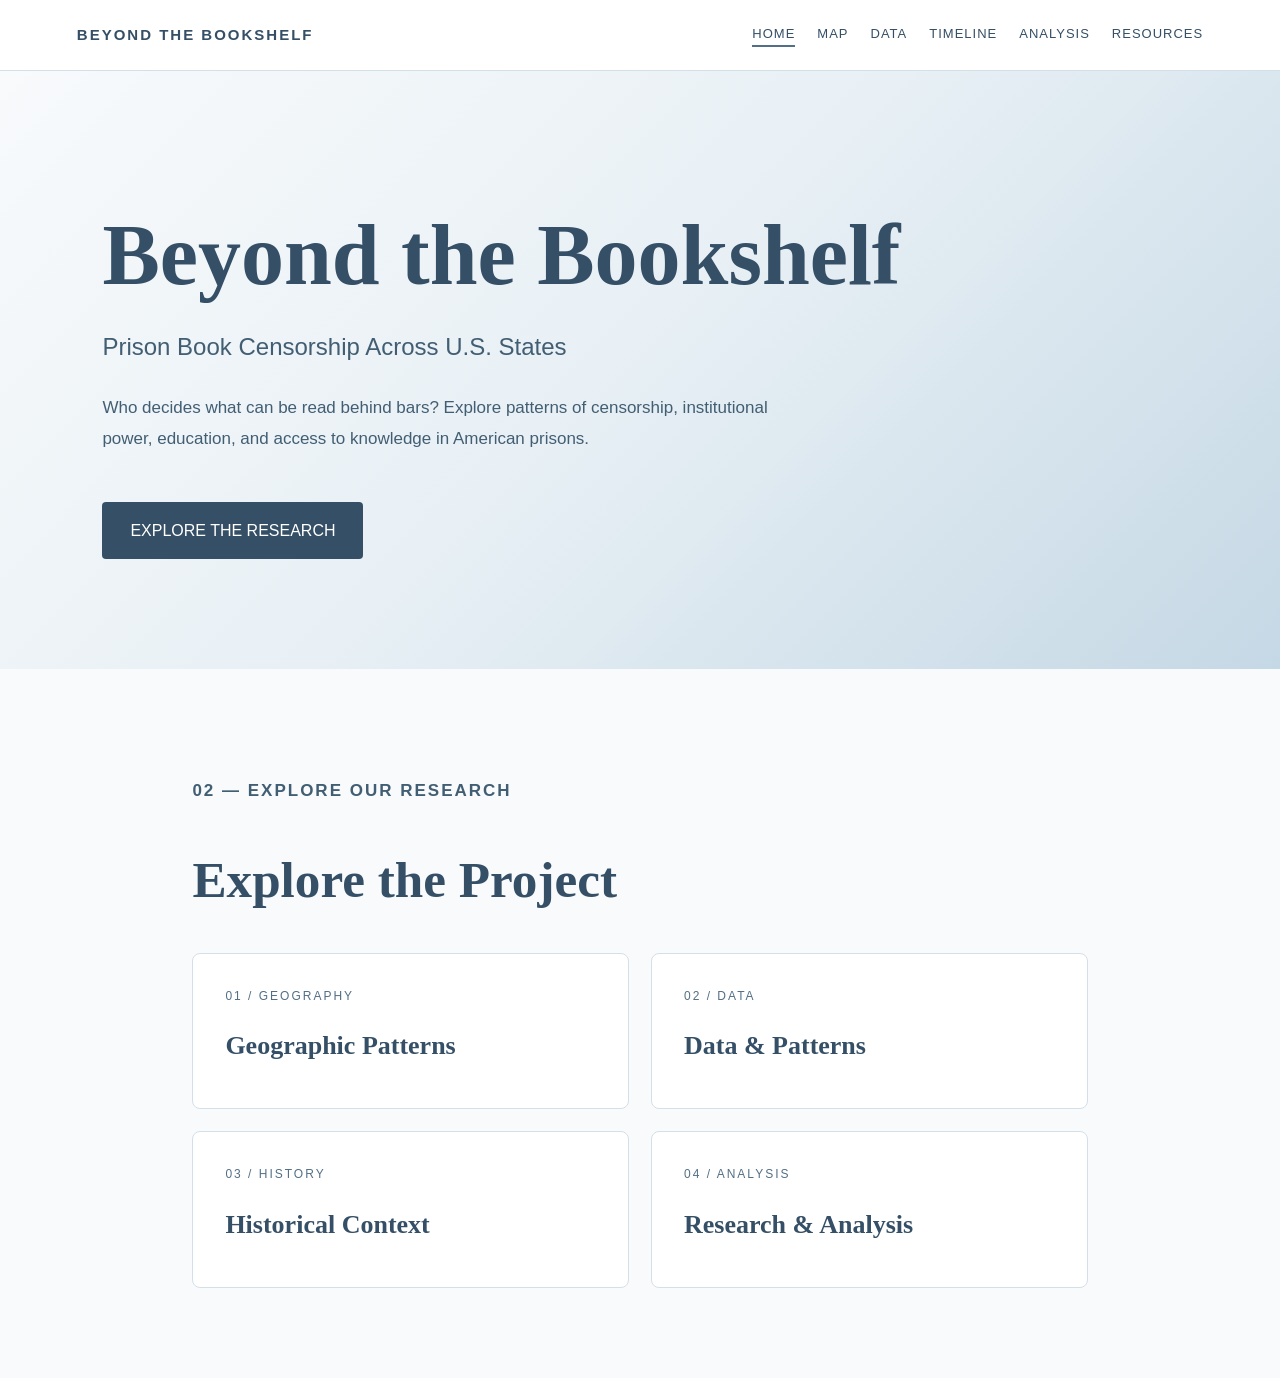
<file: index.html>
<!DOCTYPE html>
<html lang="en">

<head>
    <meta charset="UTF-8">
    <meta name="viewport" content="width=device-width, initial-scale=1.0">
    <title>Beyond the Bookshelf</title>
    <link rel="stylesheet" href="style.css">
</head>

<body>

    <!-- 1. Navigation Bar -->
    <nav class="navbar" aria-label="Main navigation">
        <div class="logo">BEYOND THE BOOKSHELF</div>

        <div class="nav-links">
            <a href="index.html" aria-current="page">HOME</a>
            <a href="map.html">MAP</a>
            <a href="patterns.html">DATA</a>
            <a href="timeline.html">TIMELINE</a>
            <a href="analysis.html">ANALYSIS</a>
            <a href="resources.html">RESOURCES</a>
        </div>
    </nav>

    <!-- 2. Main Content -->
    <main>

        <!-- Hero Section -->
        <section class="hero">

            <h1>Beyond the Bookshelf</h1>

            <h2>
                Prison Book Censorship Across
                U.S. States
            </h2>

            <p>
                Who decides what can be read behind bars?
                Explore patterns of censorship,
                institutional power, education,
                and access to knowledge in
                American prisons.
            </p>

            <a href="#explore" class="button">
                EXPLORE THE RESEARCH
            </a>

        </section>

        <!-- 3. Research Cards -->
        <section class="content-section" id="explore">

            <p class="section-label">
                02 — EXPLORE OUR RESEARCH
            </p>

            <h2>Explore the Project</h2>

            <div class="research-grid">

                <a class="research-card" href="map.html">
                    <span class="card-number">01 / GEOGRAPHY</span>
                    <h3>Geographic Patterns</h3>
                    
                </a>

                <a class="research-card" href="patterns.html">
                    <span class="card-number">02 / DATA</span>
                    <h3>Data &amp; Patterns</h3>
                    
                </a>

                <a class="research-card" href="timeline.html">
                    <span class="card-number">03 / HISTORY</span>
                    <h3>Historical Context</h3>
                    
                </a>

                <a class="research-card" href="analysis.html">
                    <span class="card-number">04 / ANALYSIS</span>
                    <h3>Research &amp; Analysis</h3>
                    
                </a>

            </div>

        </section>

    </main>

</body>
</html>
</file>
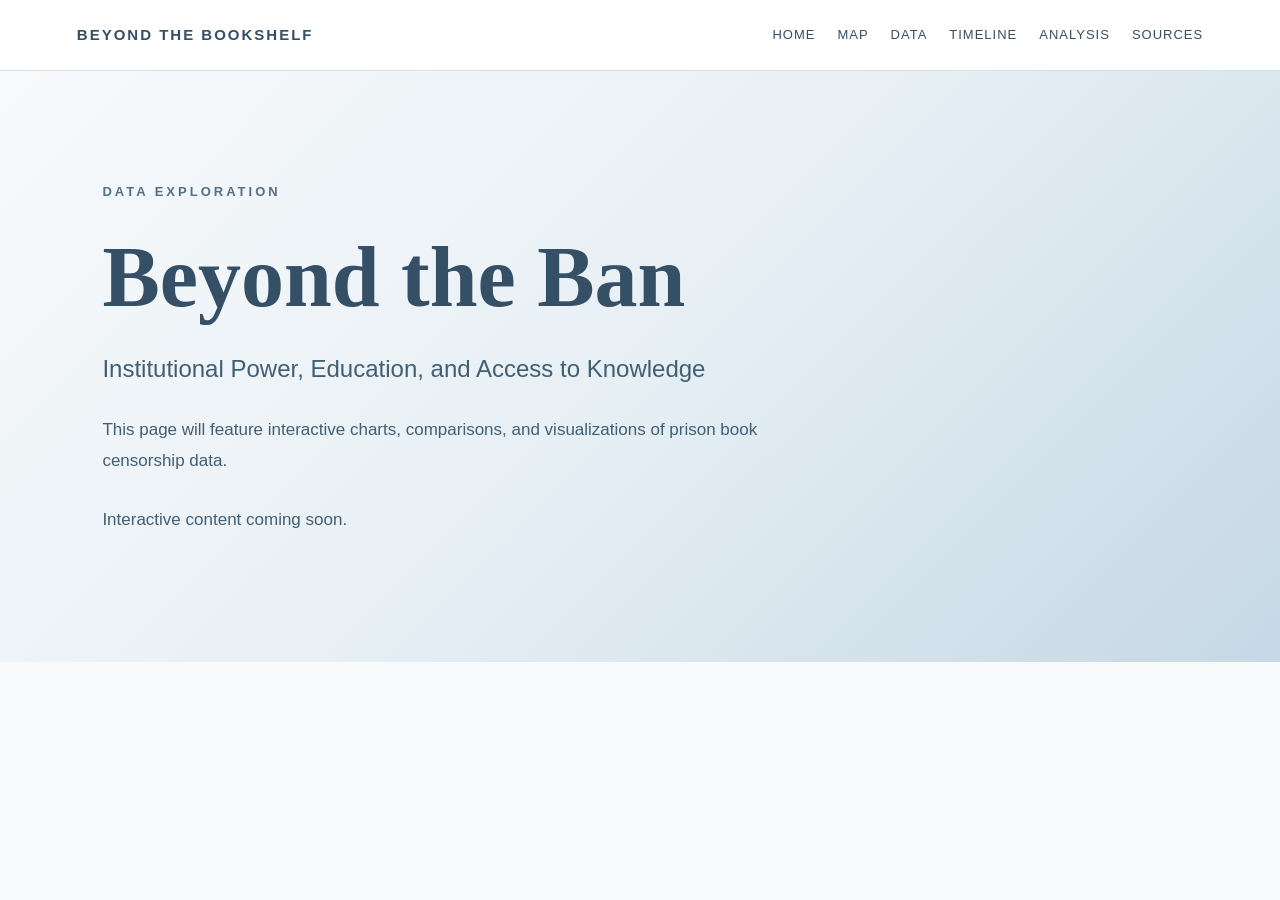
<file: analysis.html>
<!DOCTYPE html>
<html lang="en">
<head>
    <meta charset="UTF-8">
    <meta name="viewport" content="width=device-width, initial-scale=1.0">
    <title>Data | Beyond the Bookshelf</title>
    <link rel="stylesheet" href="style.css">
</head>

<body>
    <nav class="navbar">
        <div class="logo">BEYOND THE BOOKSHELF</div>

        <div class="nav-links">
            <a href="index.html">HOME</a>
            <a href="map.html">MAP</a>
            <a href="patterns.html">DATA</a>
            <a href="timeline.html">TIMELINE</a>
            <a href="analysis.html">ANALYSIS</a>
            <a href="resources.html">SOURCES</a>
        </div>
    </nav>

    <main>
        <section class="hero">
            <div class="eyebrow">DATA EXPLORATION</div>

            <h1>Beyond the Ban</h1>

            <h2>Institutional Power, Education, and Access to Knowledge</h2>

            <p>
                This page will feature interactive charts,
                comparisons, and visualizations of
                prison book censorship data.
            </p>

            <p>Interactive content coming soon.</p>
        </section>
    </main>
</body>
</html>
</file>
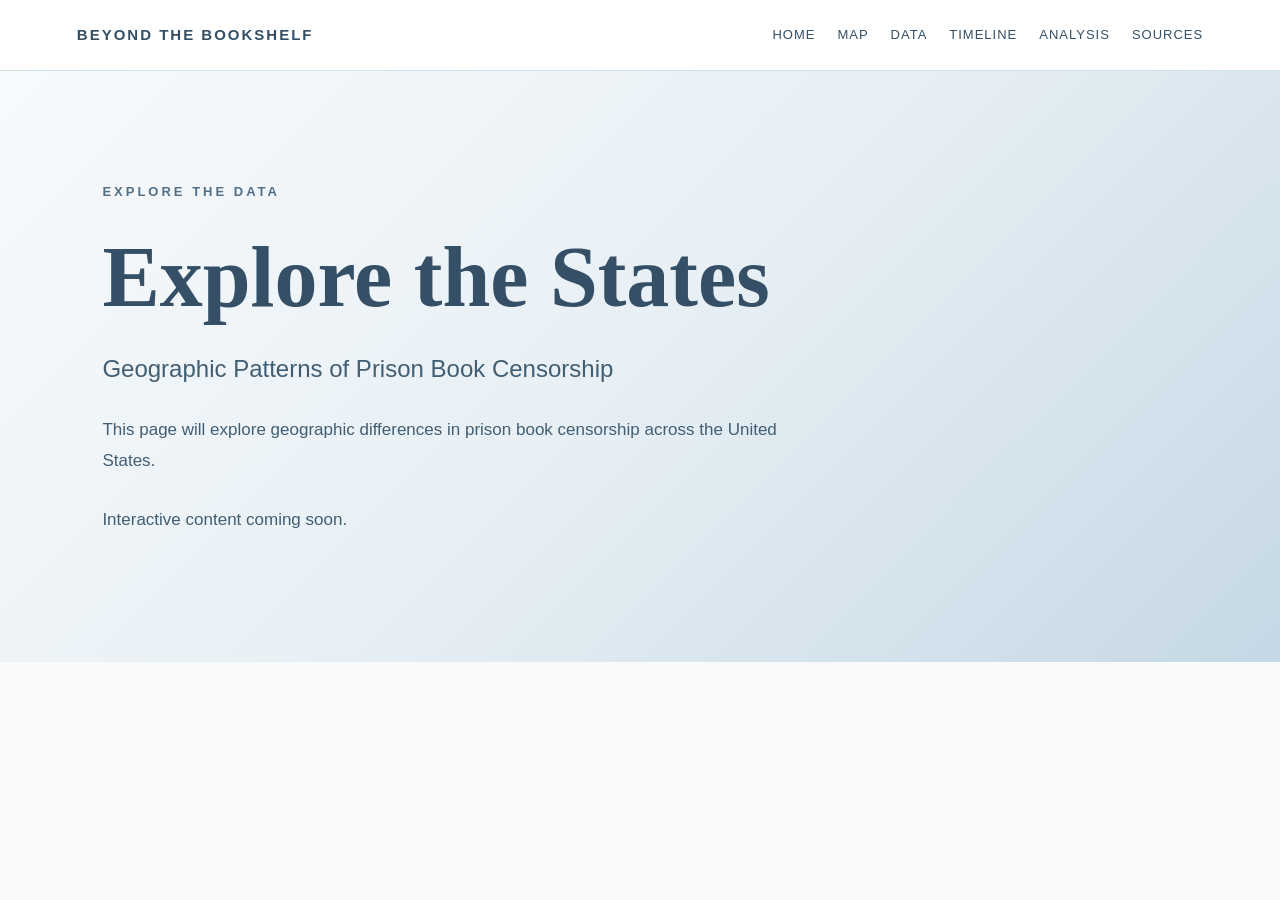
<file: map.html>
<!DOCTYPE html>
<html lang="en">
<head>
    <meta charset="UTF-8">
    <meta name="viewport" content="width=device-width, initial-scale=1.0">
    <title>Explore | Beyond the Bookshelf</title>
    <link rel="stylesheet" href="style.css">
</head>

<body>
    <!-- Navigation -->
    <nav class="navbar">
        <div class="logo">BEYOND THE BOOKSHELF</div>

        <div class="nav-links">
            <a href="index.html">HOME</a>
            <a href="map.html">MAP</a>
            <a href="patterns.html">DATA</a>
            <a href="timeline.html">TIMELINE</a>
            <a href="analysis.html">ANALYSIS</a>
            <a href="resources.html">SOURCES</a>
        </div>
    </nav>

    <!-- Page Content -->
    <main>
        <section class="hero">
            <div class="eyebrow">EXPLORE THE DATA</div>

            <h1>Explore the States</h1>

            <h2>Geographic Patterns of Prison Book Censorship</h2>

            <p>
                This page will explore geographic differences
                in prison book censorship across the United States.
            </p>

            <p>Interactive content coming soon.</p>
        </section>
    </main>
</body>
</html>
</file>
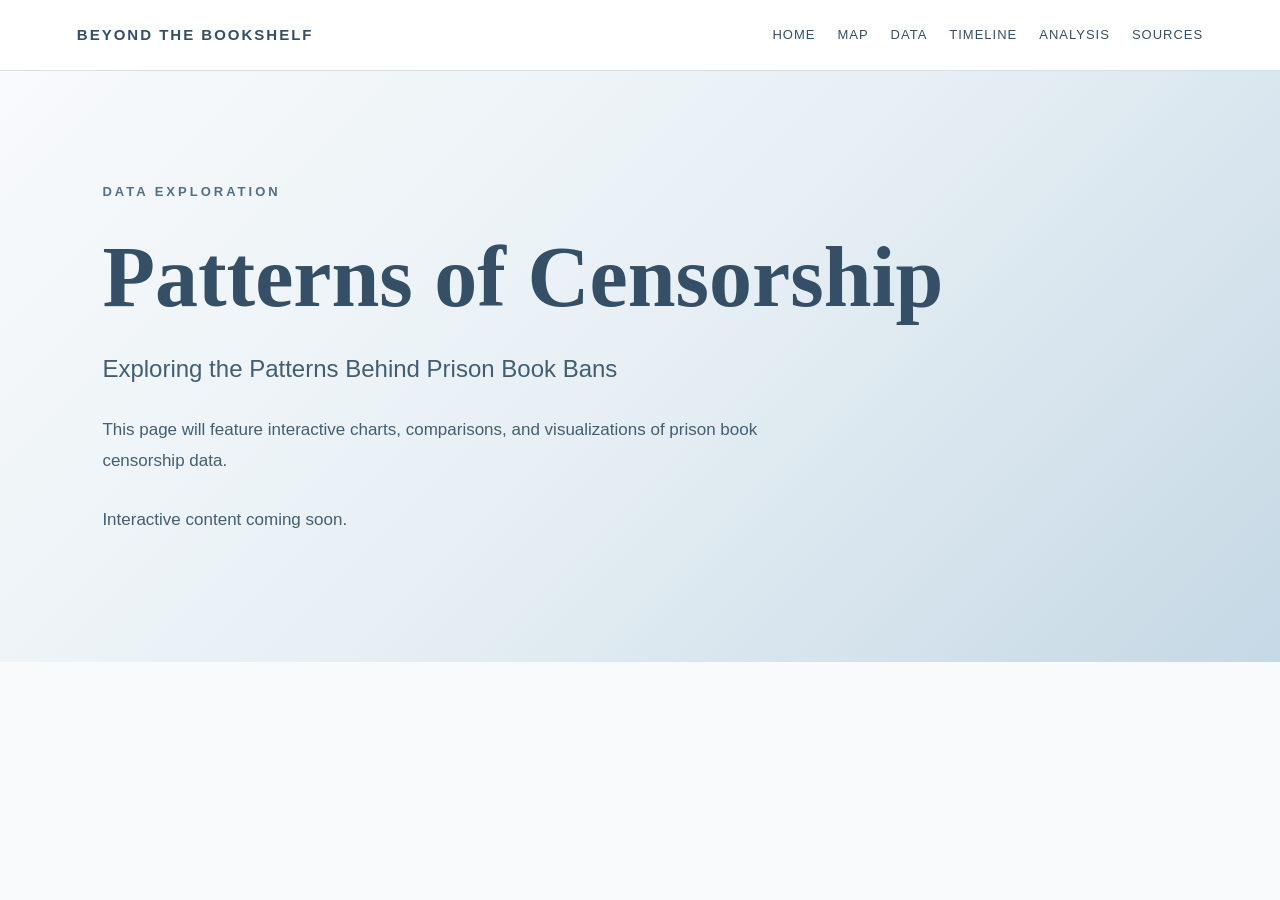
<file: patterns.html>
<!DOCTYPE html>
<html lang="en">
<head>
    <meta charset="UTF-8">
    <meta name="viewport" content="width=device-width, initial-scale=1.0">
    <title>Data | Beyond the Bookshelf</title>
    <link rel="stylesheet" href="style.css">
</head>

<body>
    <nav class="navbar">
        <div class="logo">BEYOND THE BOOKSHELF</div>

        <div class="nav-links">
            <a href="index.html">HOME</a>
            <a href="map.html">MAP</a>
            <a href="patterns.html">DATA</a>
            <a href="timeline.html">TIMELINE</a>
            <a href="analysis.html">ANALYSIS</a>
            <a href="resources.html">SOURCES</a>
        </div>
    </nav>

    <main>
        <section class="hero">
            <div class="eyebrow">DATA EXPLORATION</div>

            <h1>Patterns of Censorship</h1>

            <h2>Exploring the Patterns Behind Prison Book Bans</h2>

            <p>
                This page will feature interactive charts,
                comparisons, and visualizations of
                prison book censorship data.
            </p>

            <p>Interactive content coming soon.</p>
        </section>
    </main>
</body>
</html>
</file>
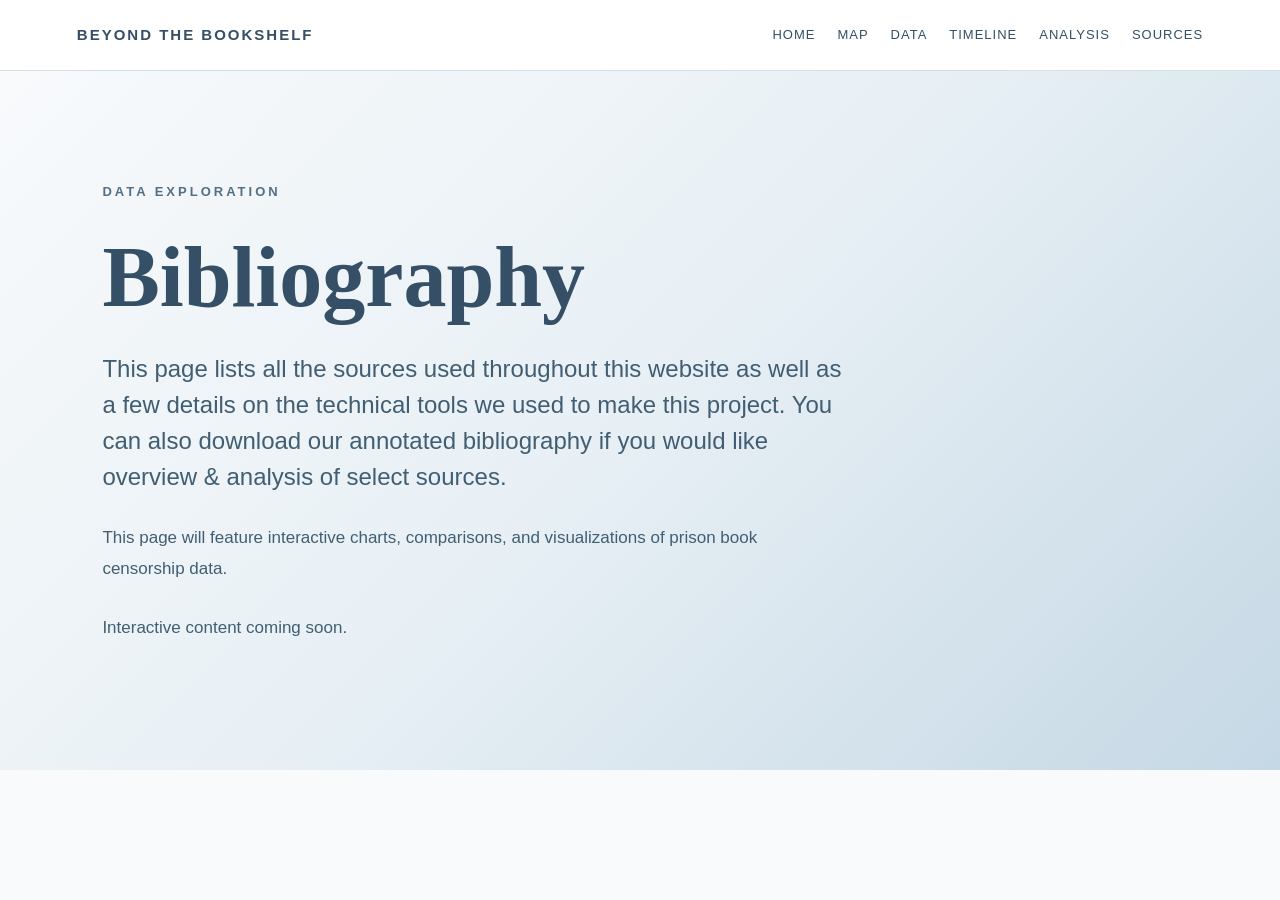
<file: resources.html>
<!DOCTYPE html>
<html lang="en">
<head>
    <meta charset="UTF-8">
    <meta name="viewport" content="width=device-width, initial-scale=1.0">
    <title>Data | Beyond the Bookshelf</title>
    <link rel="stylesheet" href="style.css">
</head>

<body>
    <nav class="navbar">
        <div class="logo">BEYOND THE BOOKSHELF</div>

        <div class="nav-links">
            <a href="index.html">HOME</a>
            <a href="map.html">MAP</a>
            <a href="patterns.html">DATA</a>
            <a href="timeline.html">TIMELINE</a>
            <a href="analysis.html">ANALYSIS</a>
            <a href="resources.html">SOURCES</a>
        </div>
    </nav>

    <main>
        <section class="hero">
            <div class="eyebrow">DATA EXPLORATION</div>

            <h1>Bibliography</h1>

            <h2>This page lists all the sources used throughout this website as well as a few details on the technical tools we used to make this project. You can also download our annotated bibliography if you would like overview & analysis of select sources.</h2>

            <p>
                This page will feature interactive charts,
                comparisons, and visualizations of
                prison book censorship data.
            </p>

            <p>Interactive content coming soon.</p>
        </section>
    </main>
</body>
</html>
</file>
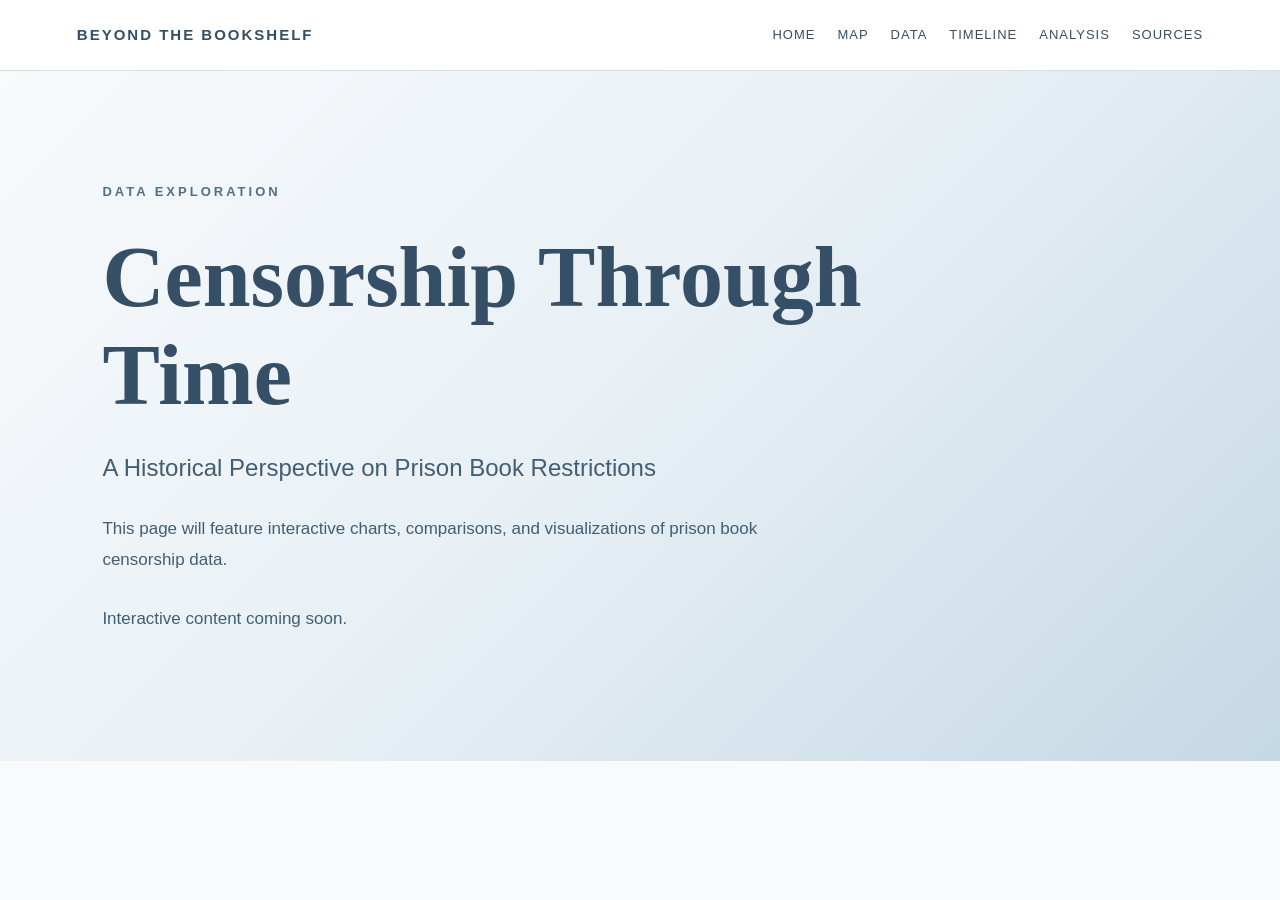
<file: timeline.html>
<!DOCTYPE html>
<html lang="en">
<head>
    <meta charset="UTF-8">
    <meta name="viewport" content="width=device-width, initial-scale=1.0">
    <title>Data | Beyond the Bookshelf</title>
    <link rel="stylesheet" href="style.css">
</head>

<body>
    <nav class="navbar">
        <div class="logo">BEYOND THE BOOKSHELF</div>

        <div class="nav-links">
            <a href="index.html">HOME</a>
            <a href="map.html">MAP</a>
            <a href="patterns.html">DATA</a>
            <a href="timeline.html">TIMELINE</a>
            <a href="analysis.html">ANALYSIS</a>
            <a href="resources.html">SOURCES</a>
        </div>
    </nav>

    <main>
        <section class="hero">
            <div class="eyebrow">DATA EXPLORATION</div>

            <h1>Censorship Through Time</h1>

            <h2>A Historical Perspective on Prison Book Restrictions</h2>

            <p>
                This page will feature interactive charts,
                comparisons, and visualizations of
                prison book censorship data.
            </p>

            <p>Interactive content coming soon.</p>
        </section>
    </main>
</body>
</html>
</file>
<file: style.css>
/* Beyond the Bookshelf
   Soft Editorial Blue & White Theme*/

:root {
    --background: #F8FAFC;
    --paper: #FFFFFF;
    --mist-blue: #E8F0F5;
    --watercolor-blue: #C5D8E5;
    --accent: #526F86;
    --ink: #344F66;
    --text: #425E73;
    --border: #D4E0E8;
}

/* Global */

* {
    box-sizing: border-box;
}

html {
    scroll-behavior: smooth;
}

body {
    margin: 0;
    background: var(--background);
    color: var(--ink);
    font-family: Arial, Helvetica, sans-serif;
    line-height: 1.7;
}

img {
    max-width: 100%;
    height: auto;
}

/* Navigation */

.navbar {
    display: flex;
    justify-content: space-between;
    align-items: center;
    gap: 24px;
    padding: 22px 6%;
    background: var(--paper);
    border-bottom: 1px solid var(--border);
}

.logo {
    color: var(--ink);
    font-size: 15px;
    font-weight: bold;
    letter-spacing: 2px;
}

.nav-links {
    display: flex;
    flex-wrap: wrap;
    gap: 22px;
}

.nav-links a {
    color: var(--ink);
    font-size: 13px;
    font-weight: 500;
    text-decoration: none;
    letter-spacing: 1px;
}

.nav-links a:hover {
    color: var(--accent);
    text-decoration: underline;
}

.nav-links a[aria-current="page"] {
    border-bottom: 2px solid var(--accent);
}

/* Hero */

.hero {
    width: 100%;
    max-width: none;
    min-height: 65vh;

    padding: 110px max(8%, calc((100% - 1100px) / 2));

    background: linear-gradient(
        135deg,
        #F8FAFC 0%,
        #E8F0F5 48%,
        #C5D8E5 100%
    );
}

.eyebrow {
    color: var(--accent);
    font-size: 13px;
    font-weight: bold;
    letter-spacing: 3px;
    text-transform: uppercase;
}

.hero h1 {
    font-family: Georgia, "Times New Roman", serif;
    font-size: clamp(42px, 7vw, 86px);
    line-height: 1.15;
    color: var(--ink);
    margin: 25px 0;
    max-width: 950px;
}

.hero h2 {
    font-size: clamp(18px, 2vw, 24px);
    font-weight: normal;
    color: var(--text);
    line-height: 1.5;
    max-width: 750px;
}

.hero p {
    color: var(--text);
    font-size: 17px;
    line-height: 1.8;
    max-width: 700px;
    margin-top: 28px;
}

/* Buttons */

.button {
    display: inline-block;
    background: var(--ink);
    color: #FFFFFF;
    text-decoration: none;
    padding: 15px 28px;
    margin-top: 30px;
    border-radius: 4px;
    transition: background-color 0.2s ease;
}

.button:hover {
    background: #526F86;
}

/* Content sections */

.content-section {
    max-width: 1100px;
    margin: 0 auto;
    padding: 90px 8%;
}

.section-label {
    color: var(--accent);
    font-size: 13px;
    font-weight: bold;
    letter-spacing: 2px;
    text-transform: uppercase;
}

.content-section h2 {
    font-family: Georgia, serif;
    font-size: clamp(30px, 4vw, 52px);
    line-height: 1.2;
    color: var(--ink);
}

.content-section p {
    color: var(--text);
    font-size: 17px;
    line-height: 1.8;
    max-width: 750px;
}

/* Accessibility */

a:focus-visible,
button:focus-visible {
    outline: 3px solid #526F86;
    outline-offset: 4px;
}

.sr-only {
    position: absolute;
    width: 1px;
    height: 1px;
    padding: 0;
    margin: -1px;
    overflow: hidden;
    clip: rect(0, 0, 0, 0);
    white-space: nowrap;
    border: 0;
}

/* Mobile */

@media (max-width: 700px) {
    .navbar {
        flex-direction: column;
        align-items: flex-start;
        padding: 20px 6%;
    }

    .nav-links {
        gap: 12px 18px;
    }

    .hero {
        padding: 75px 7%;
        min-height: 55vh;
    }

    .content-section {
        padding: 65px 7%;
    }
}

/* Reduced motion */

@media (prefers-reduced-motion: reduce) {
    html {
        scroll-behavior: auto;
    }

    *,
    *::before,
    *::after {
        animation-duration: 0.01ms !important;
        transition-duration: 0.01ms !important;
    }
}


/* Research navigation cards */

.research-grid {
    display: grid;
    grid-template-columns: repeat(2, minmax(0, 1fr));
    gap: 22px;
    margin-top: 35px;
}

.research-card {
    display: flex;
    flex-direction: column;
    background: #FFFFFF;
    border: 1px solid #D4E0E8;
    border-radius: 8px;
    padding: 32px;
    color: #344F66;
    text-decoration: none;
    transition: transform 0.2s ease,
                box-shadow 0.2s ease;
}

.research-card:hover {
    transform: translateY(-4px);
    box-shadow: 0 10px 24px rgba(52, 79, 102, 0.10);
}

.card-number {
    color: #526F86;
    font-size: 12px;
    letter-spacing: 2px;
}

.research-card h3 {
    font-family: Georgia, serif;
    font-size: 26px;
    margin: 18px 0 8px;
}

.research-card p {
    color: #425E73;
    font-size: 16px;
    line-height: 1.6;
    margin: 0;
}

.card-arrow {
    margin-top: 24px;
    font-size: 24px;
    align-self: flex-end;
}

@media (max-width: 700px) {
    .research-grid {
        grid-template-columns: 1fr;
    }
}

@media (prefers-reduced-motion: reduce) {
    .research-card {
        transition: none;
    }

    .research-card:hover {
        transform: none;
    }
}
</file>
